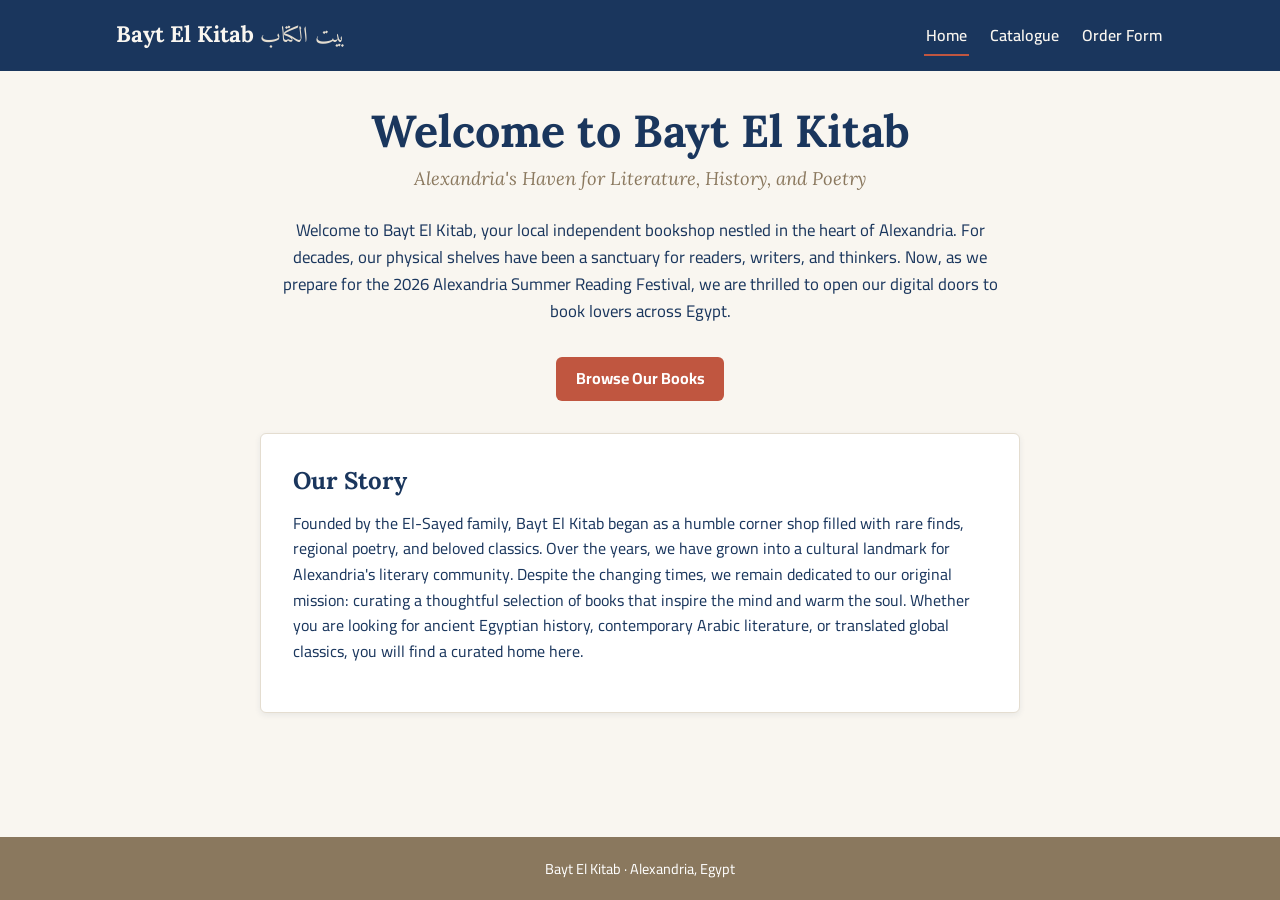
<file: index.html>
<!DOCTYPE html>
<html lang="en">
<head>
  <meta charset="UTF-8">
  <meta name="viewport" content="width=device-width, initial-scale=1.0">
  <meta name="description" content="Bayt El Kitab - Alexandria's independent bookshop for literature, history and poetry.">
  <title>Bayt El Kitab | Home</title>

  <link rel="preconnect" href="https://fonts.googleapis.com">
  <link rel="preconnect" href="https://fonts.gstatic.com" crossorigin>
  <link href="https://fonts.googleapis.com/css2?family=Amiri&family=Cairo:wght@400;600;700&family=Lora:ital,wght@0,400;0,700;1,400&display=swap" rel="stylesheet">
  <link rel="stylesheet" href="css/style.css">
</head>
<body>

  <header class="site-header">
    <div class="container">
      <a href="index.html" class="logo">Bayt El Kitab <span class="arabic" lang="ar" dir="rtl">بيت الكتاب</span></a>
      <nav class="site-nav" aria-label="Main navigation">
        <ul>
          <li><a href="index.html" aria-current="page">Home</a></li>
          <li><a href="catalogue.html">Catalogue</a></li>
          <li><a href="order.html">Order Form</a></li>
        </ul>
      </nav>
    </div>
  </header>

  <main class="container">

    <section class="hero" aria-labelledby="hero-heading">
      <h1 id="hero-heading">Welcome to Bayt El Kitab</h1>
      <p class="subheading">Alexandria's Haven for Literature, History, and Poetry</p>
      <p class="welcome-message">Welcome to Bayt El Kitab, your local independent bookshop nestled in the heart of Alexandria. For decades, our physical shelves have been a sanctuary for readers, writers, and thinkers. Now, as we prepare for the 2026 Alexandria Summer Reading Festival, we are thrilled to open our digital doors to book lovers across Egypt.</p>
      <p class="cta">
        <a href="catalogue.html" class="btn">Browse Our Books</a>
      </p>
    </section>

    <section class="card" aria-labelledby="story-heading">
      <h2 id="story-heading">Our Story</h2>
      <p>Founded by the El-Sayed family, Bayt El Kitab began as a humble corner shop filled with rare finds, regional poetry, and beloved classics. Over the years, we have grown into a cultural landmark for Alexandria's literary community. Despite the changing times, we remain dedicated to our original mission: curating a thoughtful selection of books that inspire the mind and warm the soul. Whether you are looking for ancient Egyptian history, contemporary Arabic literature, or translated global classics, you will find a curated home here.</p>
    </section>

  </main>

  <footer class="site-footer">
    <div class="container">
      <p>Bayt El Kitab &middot; Alexandria, Egypt</p>
    </div>
  </footer>

  <script src="js/data.js"></script>
  <script src="js/app.js"></script>
</body>
</html>
</file>
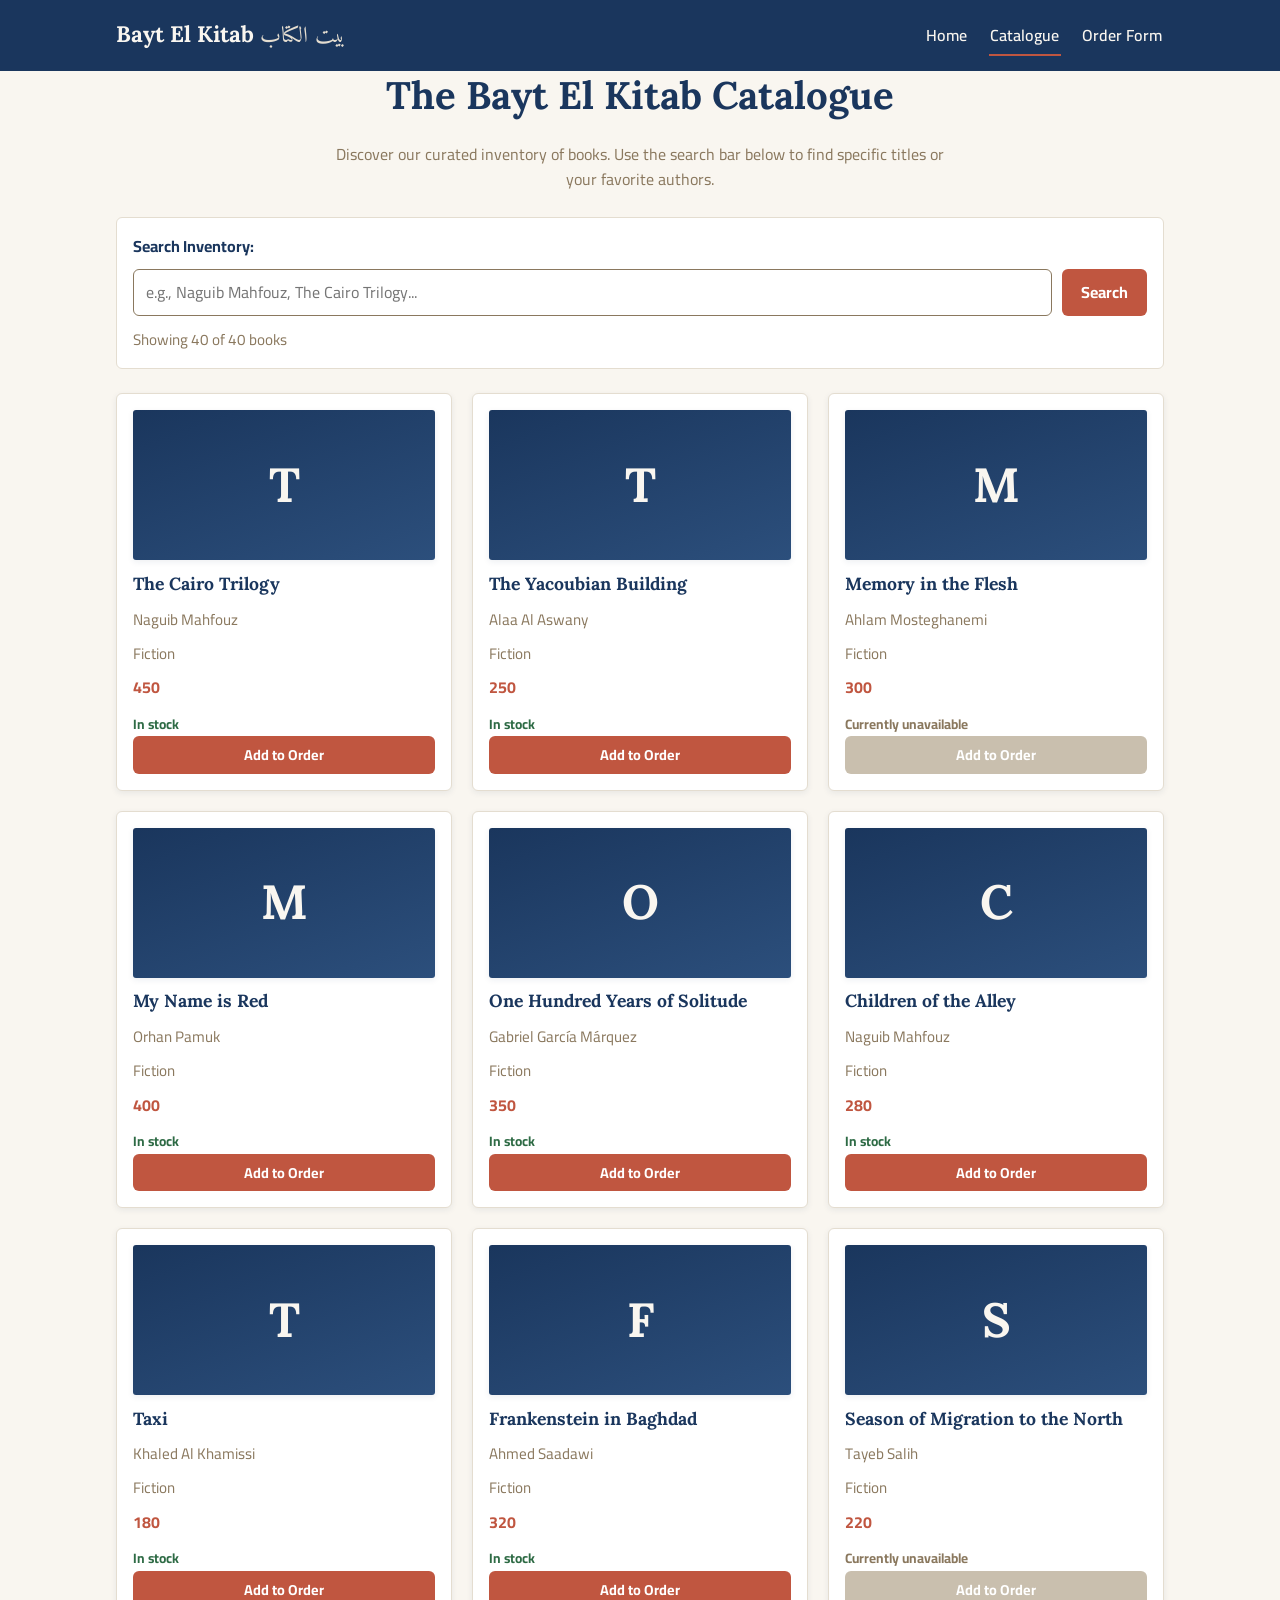
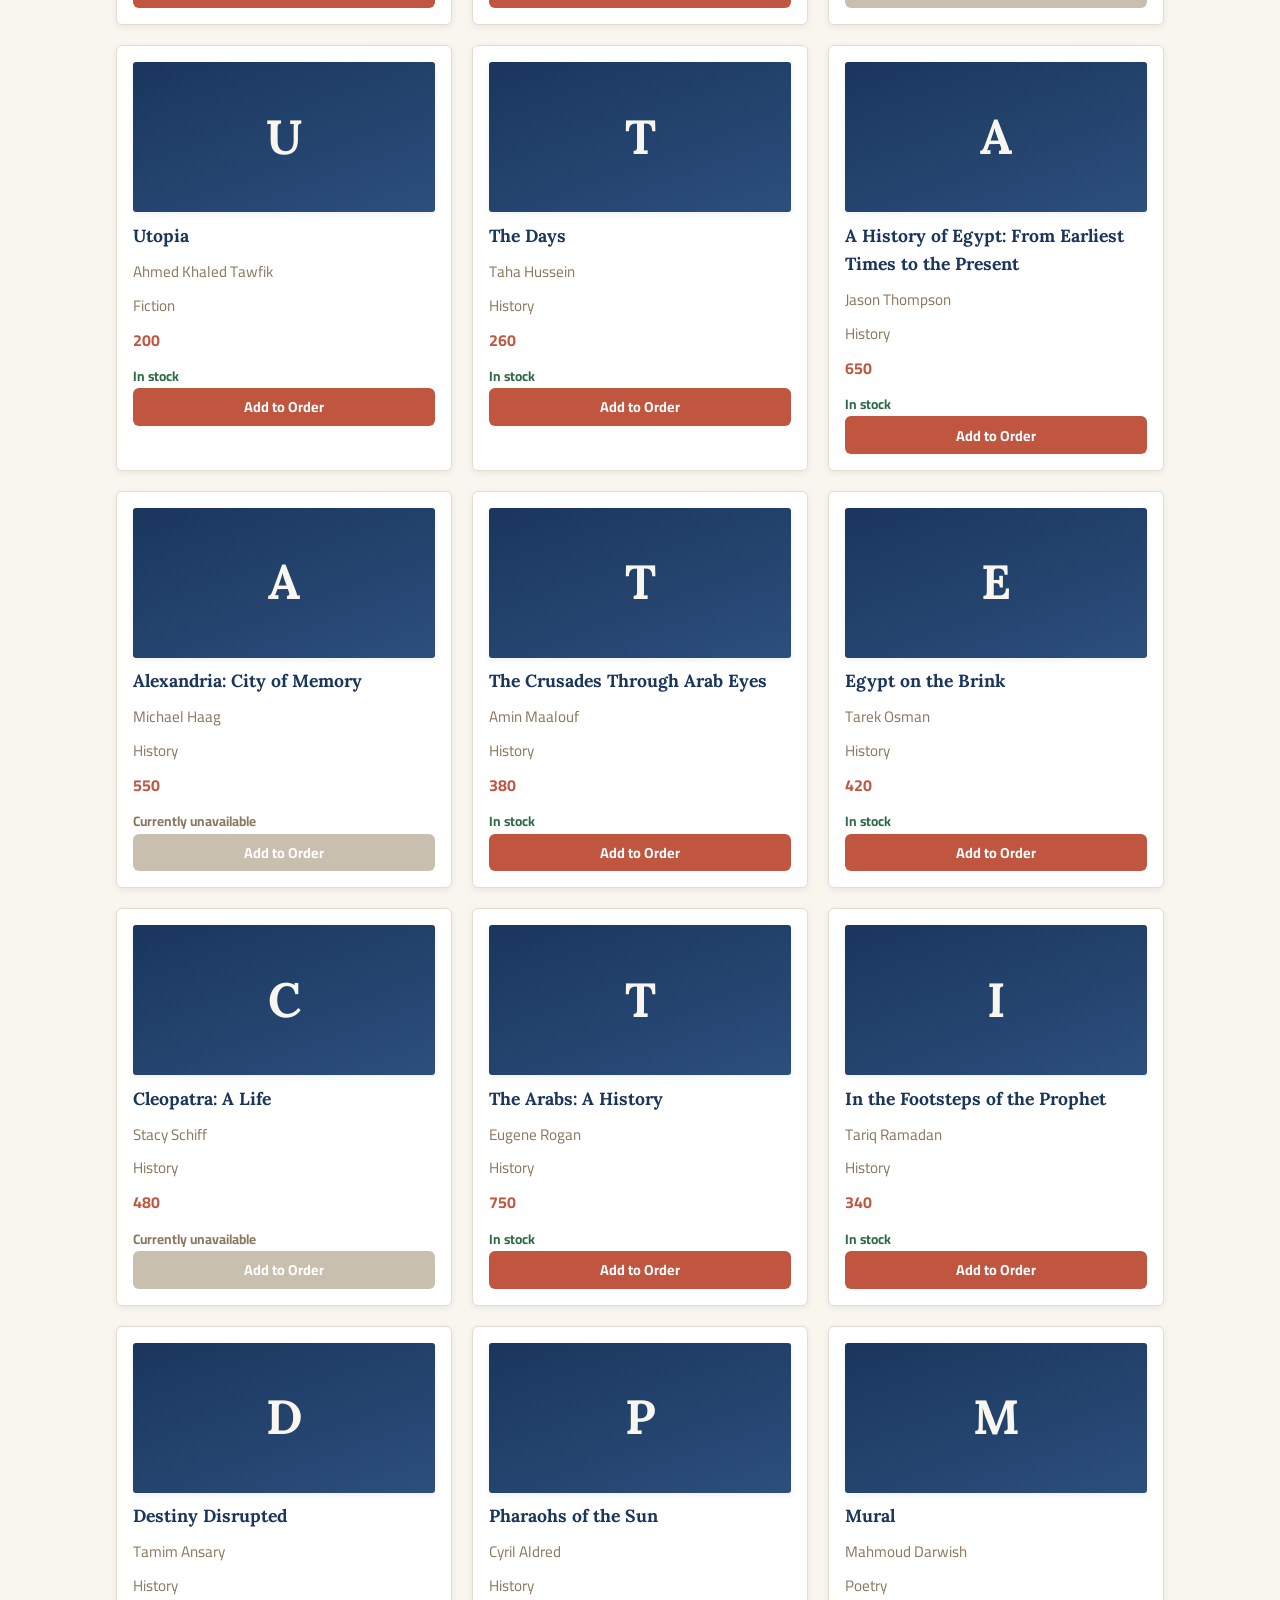
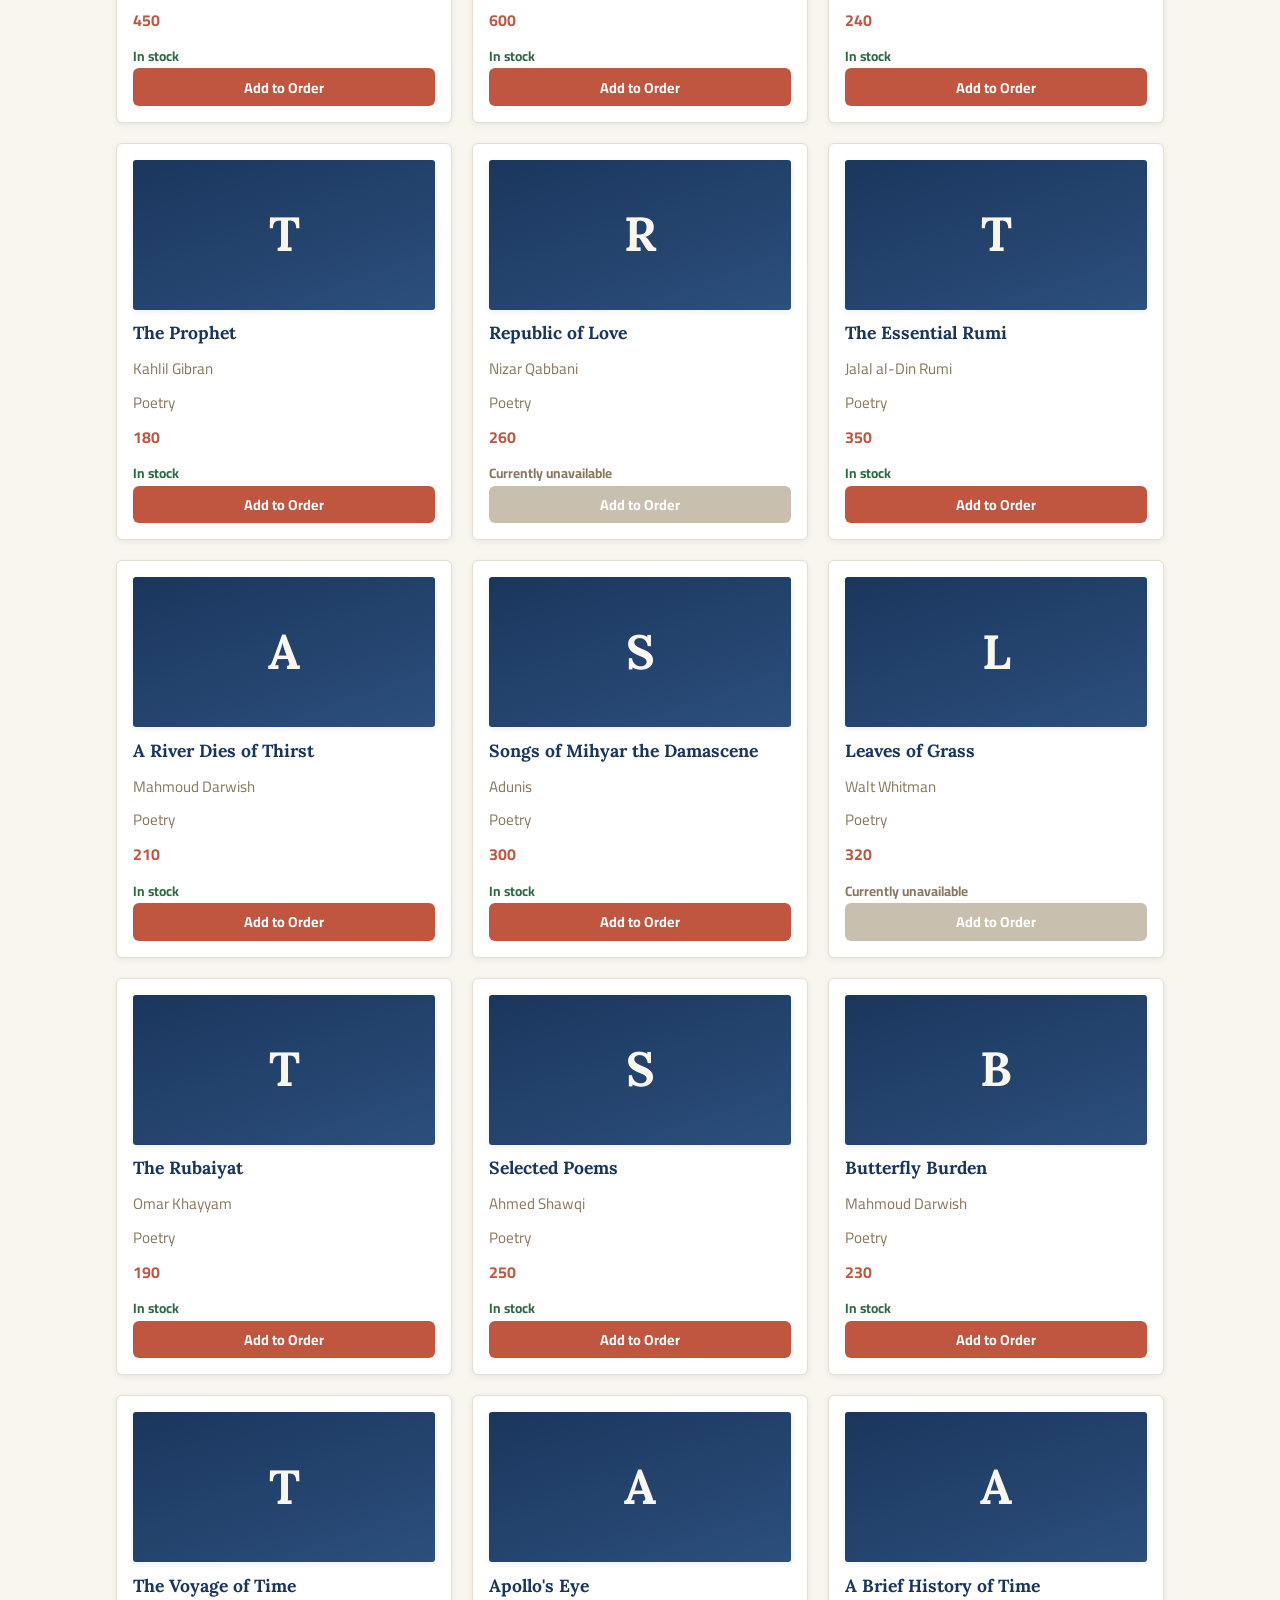
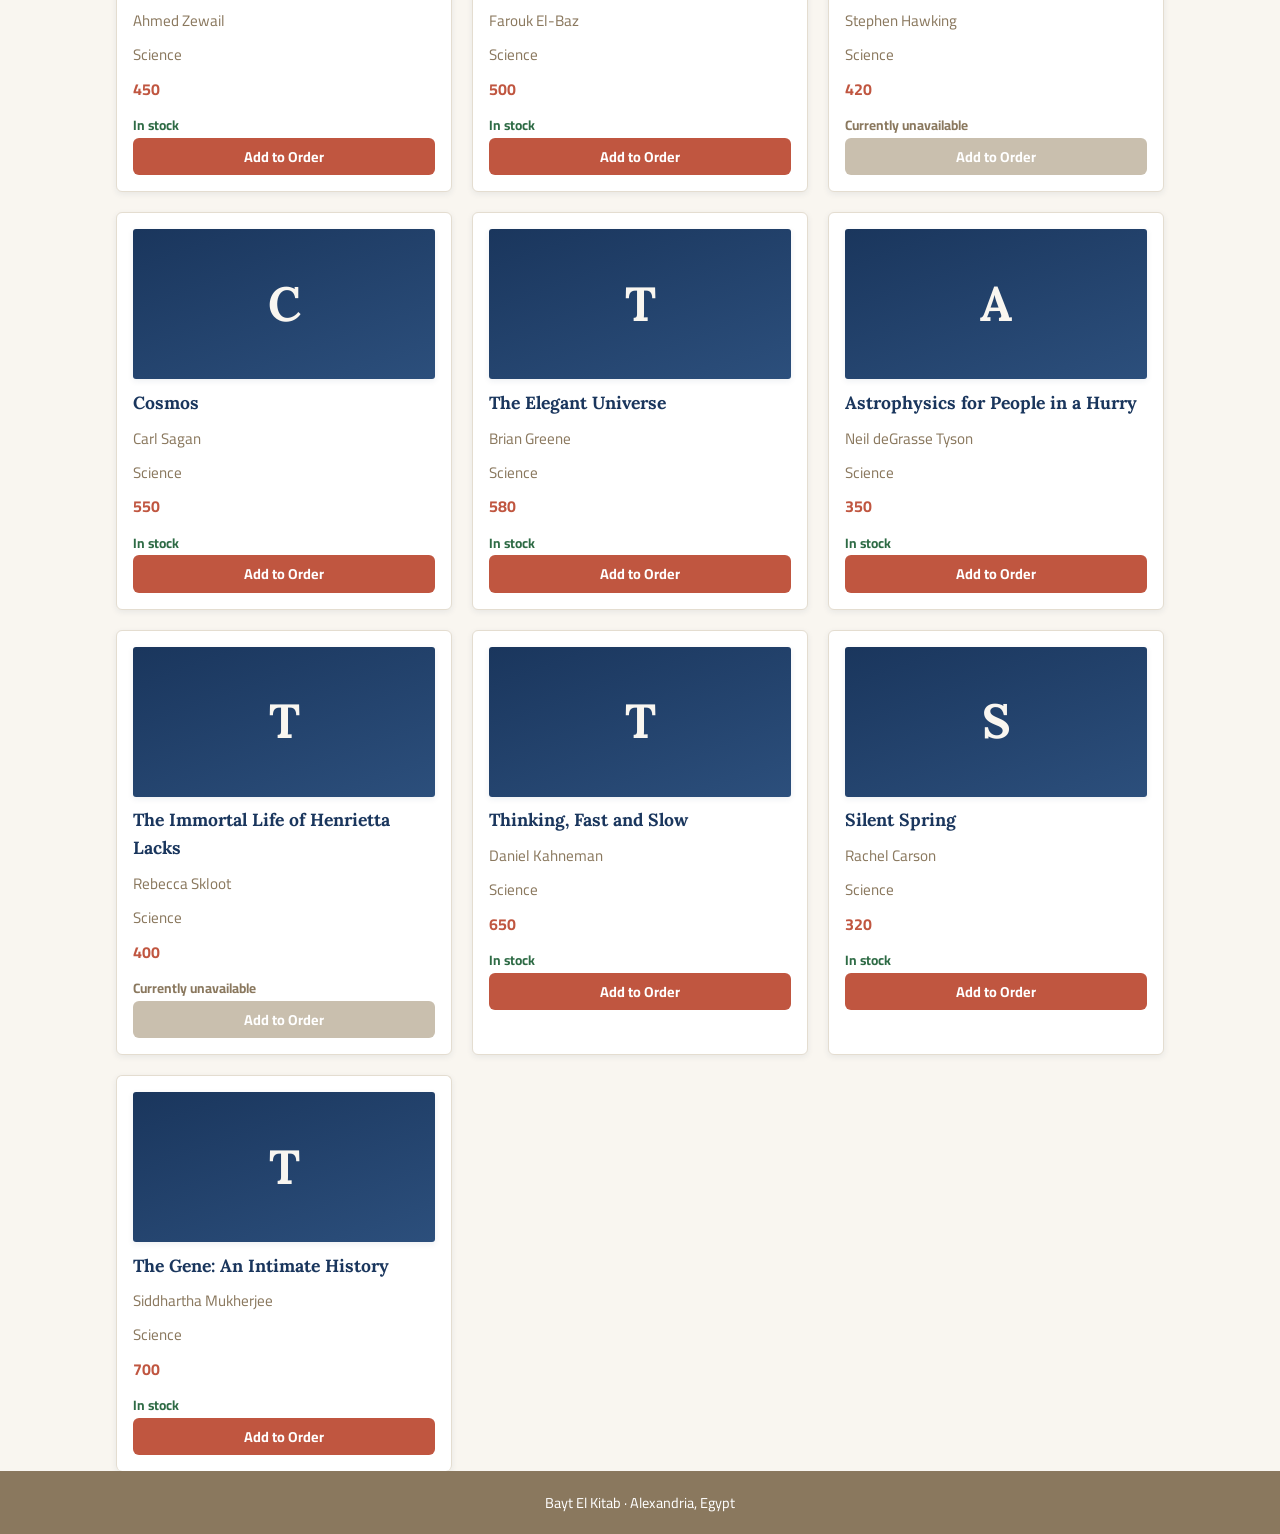
<file: catalogue.html>
<!DOCTYPE html>
<html lang="en">
<head>
  <meta charset="UTF-8">
  <meta name="viewport" content="width=device-width, initial-scale=1.0">
  <meta name="description" content="Browse and search the Bayt El Kitab inventory of literature, history, poetry and science.">
  <title>Bayt El Kitab | Catalogue</title>

  <link rel="preconnect" href="https://fonts.googleapis.com">
  <link rel="preconnect" href="https://fonts.gstatic.com" crossorigin>
  <link href="https://fonts.googleapis.com/css2?family=Amiri&family=Cairo:wght@400;600;700&family=Lora:ital,wght@0,400;0,700;1,400&display=swap" rel="stylesheet">
  <link rel="stylesheet" href="css/style.css">
</head>
<body>

  <header class="site-header">
    <div class="container">
      <a href="index.html" class="logo">Bayt El Kitab <span class="arabic" lang="ar" dir="rtl">بيت الكتاب</span></a>
      <nav class="site-nav" aria-label="Main navigation">
        <ul>
          <li><a href="index.html">Home</a></li>
          <li><a href="catalogue.html" aria-current="page">Catalogue</a></li>
          <li><a href="order.html">Order Form</a></li>
        </ul>
      </nav>
    </div>
  </header>

  <main class="container">

    <header class="page-header">
      <h1>The Bayt El Kitab Catalogue</h1>
      <p class="subheading">Discover our curated inventory of books. Use the search bar below to find specific titles or your favorite authors.</p>
    </header>

    <!-- Search: captures user input and filters the BOOKS array in app.js -->
    <section class="search-section" aria-labelledby="search-heading">
      <h2 id="search-heading" class="visually-hidden">Search the inventory</h2>
      <form id="search-form" class="search-form" role="search">
        <label for="search-input">Search Inventory:</label>
        <div class="search-row">
          <input
            type="text"
            id="search-input"
            name="search"
            placeholder="e.g., Naguib Mahfouz, The Cairo Trilogy..."
            autocomplete="off"
          >
          <button type="submit" class="btn">Search</button>
        </div>
      </form>
      <p id="results-count" class="search-results-count" aria-live="polite"></p>
    </section>

    <!-- Catalogue table: rows are injected by app.js -->
    <table class="catalogue-table">
      <caption class="visually-hidden">Bayt El Kitab book inventory</caption>
      <thead>
        <tr>
          <th scope="col">Cover</th>
          <th scope="col">Title</th>
          <th scope="col">Author</th>
          <th scope="col">Category</th>
          <th scope="col">Price (EGP)</th>
          <th scope="col">Action</th>
        </tr>
      </thead>
      <tbody id="catalogue-body"></tbody>
    </table>

    <!-- Shown by app.js when a search matches nothing -->
    <p id="empty-state" class="empty-state hidden">Sorry, we couldn't find any books matching your search. Please try a different title or author.</p>

  </main>

  <footer class="site-footer">
    <div class="container">
      <p>Bayt El Kitab &middot; Alexandria, Egypt</p>
    </div>
  </footer>

  <!-- Brief confirmation shown when a book is added to the order -->
  <div id="toast" class="toast" role="status" aria-live="polite"></div>

  <script src="js/data.js"></script>
  <script src="js/app.js"></script>
</body>
</html>
</file>
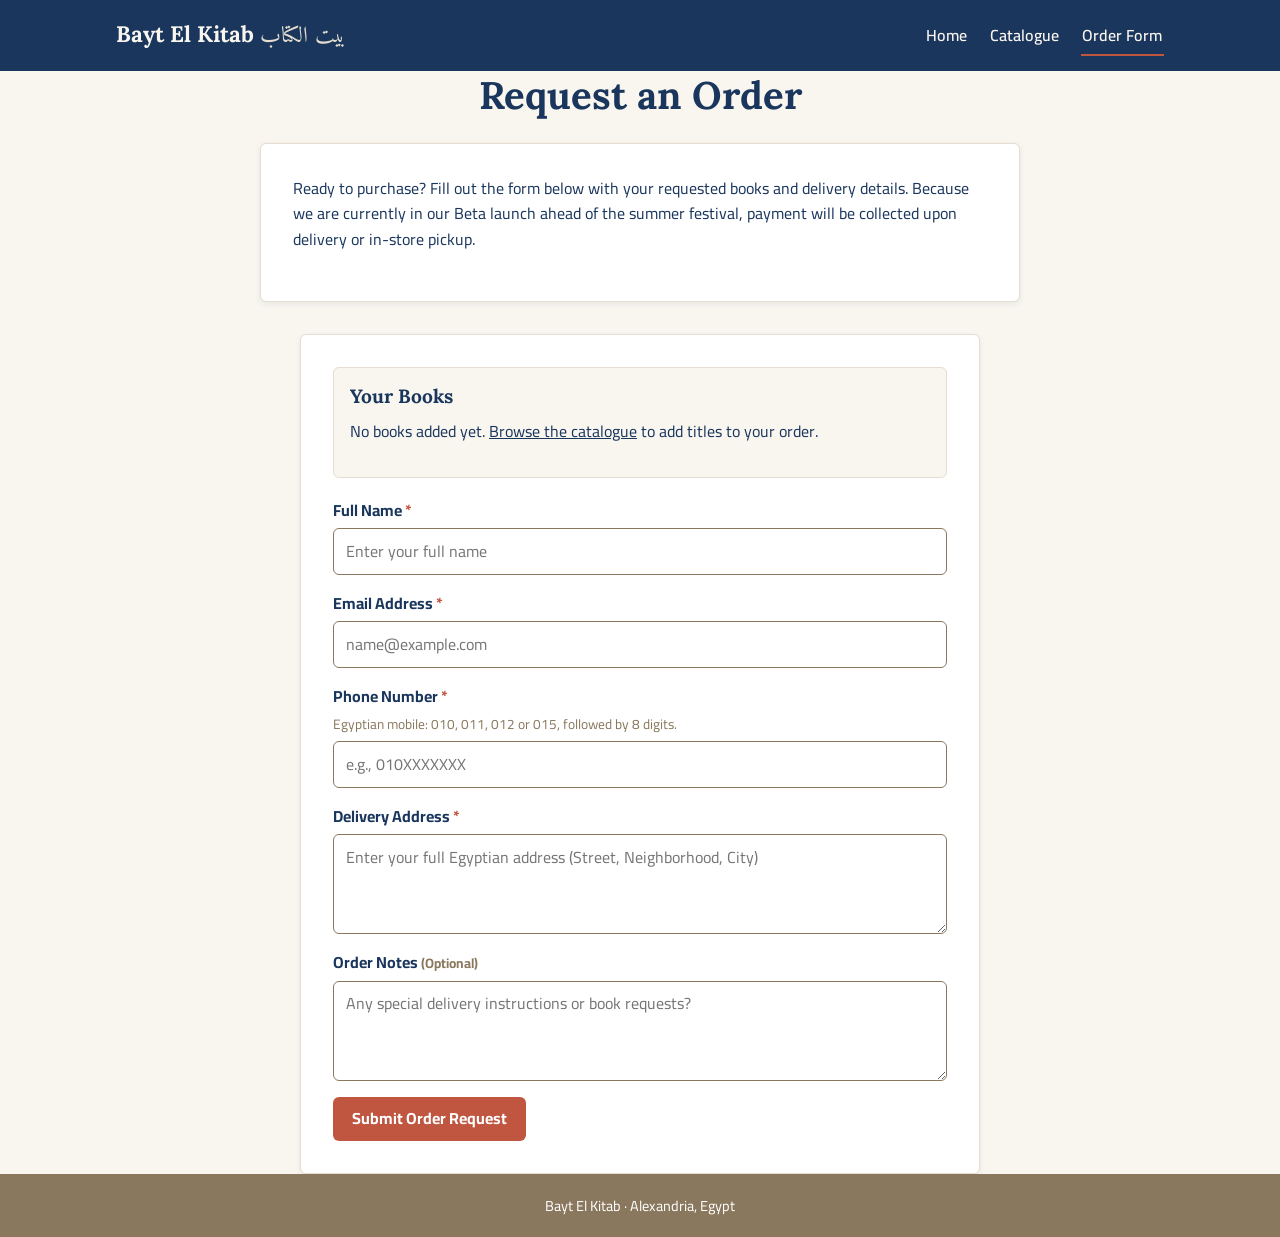
<file: order.html>
<!DOCTYPE html>
<html lang="en">
<head>
  <meta charset="UTF-8">
  <meta name="viewport" content="width=device-width, initial-scale=1.0">
  <meta name="description" content="Request a book order from Bayt El Kitab for delivery or in-store pickup in Alexandria and across Egypt.">
  <title>Bayt El Kitab | Order Form</title>

  <link rel="preconnect" href="https://fonts.googleapis.com">
  <link rel="preconnect" href="https://fonts.gstatic.com" crossorigin>
  <link href="https://fonts.googleapis.com/css2?family=Amiri&family=Cairo:wght@400;600;700&family=Lora:ital,wght@0,400;0,700;1,400&display=swap" rel="stylesheet">
  <link rel="stylesheet" href="css/style.css">
</head>
<body>

  <header class="site-header">
    <div class="container">
      <a href="index.html" class="logo">Bayt El Kitab <span class="arabic" lang="ar" dir="rtl">بيت الكتاب</span></a>
      <nav class="site-nav" aria-label="Main navigation">
        <ul>
          <li><a href="index.html">Home</a></li>
          <li><a href="catalogue.html">Catalogue</a></li>
          <li><a href="order.html" aria-current="page">Order Form</a></li>
        </ul>
      </nav>
    </div>
  </header>

  <main class="container">

    <header class="page-header">
      <h1>Request an Order</h1>
    </header>

    <section class="card" aria-labelledby="intro-heading">
      <h2 id="intro-heading" class="visually-hidden">About this form</h2>
      <p>Ready to purchase? Fill out the form below with your requested books and delivery details. Because we are currently in our Beta launch ahead of the summer festival, payment will be collected upon delivery or in-store pickup.</p>
    </section>

    <!-- Order summary: populated from the books added in the catalogue -->
    <section class="order-form" aria-labelledby="form-heading">
      <h2 id="form-heading" class="visually-hidden">Your order details</h2>

      <div class="order-summary" aria-live="polite">
        <h3>Your Books</h3>
        <ul id="order-items"></ul>
        <p id="order-empty" class="hint">No books added yet. <a href="catalogue.html">Browse the catalogue</a> to add titles to your order.</p>
        <p class="order-total hidden" id="order-total-row">
          <span>Total</span>
          <span id="order-total">0 EGP</span>
        </p>
      </div>

      <form id="order-form" novalidate>

        <div class="form-group">
          <label for="full-name">Full Name <span class="required-mark" aria-hidden="true">*</span><span class="visually-hidden">(required)</span></label>
          <input type="text" id="full-name" name="fullName" placeholder="Enter your full name" required aria-required="true" aria-describedby="full-name-error">
          <p id="full-name-error" class="field-error" role="alert"></p>
        </div>

        <div class="form-group">
          <label for="email">Email Address <span class="required-mark" aria-hidden="true">*</span><span class="visually-hidden">(required)</span></label>
          <input type="email" id="email" name="email" placeholder="name@example.com" autocomplete="email" required aria-required="true" aria-describedby="email-error">
          <p id="email-error" class="field-error" role="alert"></p>
        </div>

        <div class="form-group">
          <label for="phone">Phone Number <span class="required-mark" aria-hidden="true">*</span><span class="visually-hidden">(required)</span></label>
          <p id="phone-hint" class="hint">Egyptian mobile: 010, 011, 012 or 015, followed by 8 digits.</p>
          <input type="tel" id="phone" name="phone" placeholder="e.g., 010XXXXXXX" autocomplete="tel" required aria-required="true" aria-describedby="phone-hint phone-error">
          <p id="phone-error" class="field-error" role="alert"></p>
        </div>

        <div class="form-group">
          <label for="address">Delivery Address <span class="required-mark" aria-hidden="true">*</span><span class="visually-hidden">(required)</span></label>
          <textarea id="address" name="address" placeholder="Enter your full Egyptian address (Street, Neighborhood, City)" required aria-required="true" aria-describedby="address-error"></textarea>
          <p id="address-error" class="field-error" role="alert"></p>
        </div>

        <div class="form-group">
          <label for="notes">Order Notes <span class="hint">(Optional)</span></label>
          <textarea id="notes" name="notes" placeholder="Any special delivery instructions or book requests?"></textarea>
        </div>

        <button type="submit" class="btn">Submit Order Request</button>
      </form>
    </section>

    <!-- Shown after a successful submission; the form is hidden -->
    <section id="thank-you" class="card thank-you hidden" aria-live="polite">
      <h2>Thank you for your order!</h2>
      <p>A member of the Bayt El Kitab team, under the supervision of Tariq El-Sayed, will review your request and contact you shortly to confirm stock and arrange your delivery. We look forward to sharing great books with you!</p>
      <p><a href="catalogue.html" class="btn btn-secondary">Back to the Catalogue</a></p>
    </section>

  </main>

  <footer class="site-footer">
    <div class="container">
      <p>Bayt El Kitab &middot; Alexandria, Egypt</p>
    </div>
  </footer>

  <script src="js/data.js"></script>
  <script src="js/app.js"></script>
</body>
</html>
</file>
<file: css/style.css>
/* ==========================================================================
   Bayt El Kitab - stylesheet
   Brand palette (from brand_notes.md):
     Mediterranean Navy  #1A365D  - text, headings, navigation, primary buttons
     Parchment White     #F9F6F0  - page background
     Terracotta Red      #C05640  - call-to-action buttons and EGP prices
     Olive Wood          #8A785E  - secondary text, borders, footer
   Layout is mobile-first and built with Flexbox. Horizontal page scrolling
   is prevented on narrow screens by stacking table rows into cards.
   ========================================================================== */

/* ---------- Design tokens ---------- */
:root {
  --navy: #1A365D;
  --parchment: #F9F6F0;
  --terracotta: #C05640;
  --terracotta-dark: #A9472F;   /* darker hover shade of terracotta for contrast */
  --olive: #8A785E;
  --white: #FFFFFF;
  --border-soft: #E4DDD0;       /* light tint of olive for dividers */
  --radius: 6px;                /* brand: 4-6px rounded corners */
  --max-width: 1080px;
  --shadow: 0 2px 6px rgba(26, 54, 93, 0.08);
}

/* ---------- Base ---------- */
*,
*::before,
*::after {
  box-sizing: border-box;
}

html,
body {
  margin: 0;
  padding: 0;
  max-width: 100%;
  overflow-x: hidden;           /* belt-and-braces guard against sideways scroll */
}

body {
  font-family: "Cairo", "Lato", Arial, sans-serif;
  font-size: 1rem;
  line-height: 1.6;
  color: var(--navy);           /* high contrast on parchment */
  background-color: var(--parchment);
  display: flex;
  flex-direction: column;
  min-height: 100vh;
}

h1,
h2,
h3 {
  font-family: "Lora", "Playfair Display", Georgia, serif;
  color: var(--navy);
  line-height: 1.25;
  margin: 0 0 0.6em;
}

h1 { font-size: 2rem; }
h2 { font-size: 1.5rem; }
h3 { font-size: 1.2rem; }

p {
  margin: 0 0 1em;
}

img {
  max-width: 100%;
  display: block;
}

a {
  color: var(--navy);
}

a:focus-visible,
button:focus-visible,
input:focus-visible,
textarea:focus-visible {
  outline: 3px solid var(--terracotta);
  outline-offset: 2px;
}

.container {
  width: 100%;
  max-width: var(--max-width);
  margin: 0 auto;
  padding: 0 1rem;
}

main {
  flex: 1 0 auto;
  padding: 2rem 0 3rem;
}

/* ---------- Header and navigation ---------- */
.site-header {
  background-color: var(--navy);
  color: var(--parchment);
}

.site-header .container {
  display: flex;
  flex-direction: column;       /* stacked on phones */
  align-items: center;
  gap: 0.75rem;
  padding-top: 1rem;
  padding-bottom: 1rem;
}

.logo {
  font-family: "Lora", Georgia, serif;
  font-size: 1.4rem;
  font-weight: 700;
  color: var(--parchment);
  text-decoration: none;
}

.logo .arabic {
  font-family: "Amiri", "Cairo", serif;
  font-weight: 400;
  margin-inline-start: 0.4rem;
  color: var(--border-soft);
}

.site-nav ul {
  list-style: none;
  margin: 0;
  padding: 0;
  display: flex;
  flex-wrap: wrap;
  justify-content: center;
  gap: 0.5rem 1.25rem;
}

.site-nav a {
  color: var(--parchment);
  text-decoration: none;
  font-weight: 600;
  padding: 0.25rem 0.1rem;
  border-bottom: 2px solid transparent;
}

.site-nav a:hover,
.site-nav a[aria-current="page"] {
  border-bottom-color: var(--terracotta);
}

@media (min-width: 720px) {
  .site-header .container {
    flex-direction: row;
    justify-content: space-between;
  }
}

/* ---------- Buttons ---------- */
.btn {
  display: inline-block;
  background-color: var(--terracotta);
  color: var(--white);
  border: none;
  border-radius: var(--radius);
  padding: 0.6rem 1.2rem;
  font: inherit;
  font-weight: 700;
  text-decoration: none;
  cursor: pointer;
  transition: background-color 0.2s ease;
}

.btn:hover {
  background-color: var(--terracotta-dark);
}

.btn-secondary {
  background-color: var(--navy);
}

.btn-secondary:hover {
  background-color: #132944;
}

/* ---------- Hero (home page) ---------- */
.hero {
  text-align: center;
  padding: 2rem 0 1rem;
}

.hero h1 {
  font-size: 2.2rem;
  margin-bottom: 0.3rem;
}

.hero .subheading {
  font-family: "Lora", Georgia, serif;
  font-style: italic;
  color: var(--olive);
  font-size: 1.15rem;
  margin-bottom: 1.5rem;
}

.welcome-message {
  max-width: 720px;
  margin: 0 auto 2rem;
  font-size: 1.05rem;
}

.card {
  background-color: var(--white);
  border: 1px solid var(--border-soft);
  border-radius: var(--radius);
  box-shadow: var(--shadow);
  padding: 1.5rem;
  max-width: 760px;
  margin: 0 auto 2rem;
}

.card .section-label {
  color: var(--olive);
  text-transform: uppercase;
  letter-spacing: 0.08em;
  font-size: 0.8rem;
  margin: 0 0 0.25rem;
}

.cta {
  text-align: center;
}

/* ---------- Catalogue page ---------- */
.page-header {
  text-align: center;
  margin-bottom: 1.5rem;
}

.page-header .subheading {
  color: var(--olive);
  max-width: 640px;
  margin: 0 auto;
}

.search-section {
  background-color: var(--white);
  border: 1px solid var(--border-soft);
  border-radius: var(--radius);
  padding: 1rem;
  margin-bottom: 1.5rem;
}

.search-form {
  display: flex;
  flex-direction: column;       /* stacked on phones */
  gap: 0.6rem;
}

.search-form label {
  font-weight: 700;
}

.search-form .search-row {
  display: flex;
  flex-direction: column;
  gap: 0.6rem;
}

.search-results-count {
  color: var(--olive);
  font-size: 0.95rem;
  margin: 0.75rem 0 0;
}

input[type="text"],
input[type="email"],
input[type="tel"],
textarea {
  width: 100%;
  font: inherit;
  color: var(--navy);
  background-color: var(--white);
  border: 1px solid var(--olive);
  border-radius: var(--radius);
  padding: 0.6rem 0.75rem;
}

textarea {
  min-height: 100px;
  resize: vertical;
}

@media (min-width: 620px) {
  .search-form .search-row {
    flex-direction: row;
  }
  .search-form .search-row input {
    flex: 1 1 auto;
  }
}

/* Catalogue table. On narrow screens each row becomes a stacked card,
   so no horizontal scrolling occurs. On wider screens it is a normal table. */
.catalogue-table {
  width: 100%;
  border-collapse: collapse;
  background-color: var(--white);
  border: 1px solid var(--border-soft);
  border-radius: var(--radius);
}

.catalogue-table thead {
  position: absolute;
  width: 1px;
  height: 1px;
  overflow: hidden;
  clip: rect(0 0 0 0);          /* visually hidden, still read by screen readers */
}

.catalogue-table tbody tr {
  display: flex;
  flex-wrap: wrap;
  align-items: center;
  gap: 0.4rem 0.75rem;
  padding: 1rem;
  border-bottom: 1px solid var(--border-soft);
}

.catalogue-table tbody tr:last-child {
  border-bottom: none;
}

.catalogue-table td {
  display: block;
  padding: 0;
  border: none;
}

/* Cover cell fixed width on phones so the tile never shrinks */
.catalogue-table tbody td.cover-cell {
  flex: 0 0 56px;
}

/* Cover placeholder: a navy tile with the title's initial */
.cover {
  width: 56px;
  height: 80px;
  border-radius: 3px;
  background: linear-gradient(160deg, var(--navy), #2C4F7C);
  color: var(--parchment);
  display: flex;
  align-items: center;
  justify-content: center;
  font-family: "Lora", Georgia, serif;
  font-size: 1.6rem;
  font-weight: 700;
  box-shadow: var(--shadow);
}

.cell-title {
  flex: 1 1 60%;
  font-family: "Lora", Georgia, serif;
  font-weight: 700;
  font-size: 1.05rem;
}

.cell-author,
.cell-category {
  color: var(--olive);
  font-size: 0.95rem;
}

.cell-category::before {
  content: "Category: ";
  font-weight: 700;
}

.cell-author::before {
  content: "by ";
}

.cell-price {
  color: var(--terracotta);
  font-weight: 700;
}

.cell-price::after {
  content: " EGP";
}

.cell-stock {
  font-size: 0.85rem;
  font-weight: 700;
}

.cell-stock.in-stock {
  color: #2E6B45;
}

.cell-stock.out-of-stock {
  color: var(--olive);
}

.cell-action {
  margin-inline-start: auto;
}

.cell-action .btn {
  padding: 0.45rem 0.9rem;
  font-size: 0.9rem;
}

.cell-action .btn:disabled {
  background-color: #C9BFAE;
  cursor: not-allowed;
}

.empty-state {
  text-align: center;
  padding: 2rem 1rem;
  color: var(--olive);
  background-color: var(--white);
  border: 1px dashed var(--olive);
  border-radius: var(--radius);
}

.toast {
  position: fixed;
  left: 50%;
  bottom: 1.25rem;
  transform: translateX(-50%);
  max-width: calc(100% - 2rem);
  background-color: var(--navy);
  color: var(--parchment);
  padding: 0.75rem 1.2rem;
  border-radius: var(--radius);
  box-shadow: var(--shadow);
  opacity: 0;
  pointer-events: none;
  transition: opacity 0.3s ease;
  z-index: 10;
}

.toast.show {
  opacity: 1;
}

@media (min-width: 760px) {
  /* Switch to a real table layout on wider screens */
  .catalogue-table thead {
    position: static;
    width: auto;
    height: auto;
    overflow: visible;
    clip: auto;
  }

  .catalogue-table thead tr {
    display: table-row;
    background-color: var(--navy);
  }

  .catalogue-table thead th {
    display: table-cell;
    color: var(--parchment);
    text-align: left;
    padding: 0.75rem;
    font-weight: 700;
  }

  .catalogue-table tbody tr {
    display: table-row;
    padding: 0;
  }

  .catalogue-table tbody td {
    display: table-cell;
    padding: 0.75rem;
    vertical-align: middle;
    border-bottom: 1px solid var(--border-soft);
  }

  .catalogue-table tbody tr:last-child td {
    border-bottom: none;
  }

  .catalogue-table tbody td.cover-cell {
    flex: none;
  }

  .cover {
    width: 40px;
    height: 56px;
    font-size: 1.1rem;
  }

  .cell-category::before,
  .cell-author::before,
  .cell-price::after {
    content: none;               /* labels are headings on wide screens */
  }

  .cell-action {
    margin-inline-start: 0;
  }

  .cell-title {
    font-size: 1rem;
  }
}

/* ---------- Order form ---------- */
.order-form {
  background-color: var(--white);
  border: 1px solid var(--border-soft);
  border-radius: var(--radius);
  box-shadow: var(--shadow);
  padding: 1.5rem;
  max-width: 680px;
  margin: 0 auto;
}

.form-group {
  display: flex;
  flex-direction: column;
  margin-bottom: 1rem;
}

.form-group label {
  font-weight: 700;
  margin-bottom: 0.3rem;
}

.form-group .hint {
  font-size: 0.85rem;
  color: var(--olive);
  margin-bottom: 0.3rem;
}

.required-mark {
  color: var(--terracotta);
}

.order-form input[aria-invalid="true"],
.order-form textarea[aria-invalid="true"] {
  border: 2px solid var(--terracotta);
}

.field-error {
  color: var(--terracotta-dark);
  font-size: 0.9rem;
  margin: 0.3rem 0 0;
}

.field-error:empty {
  display: none;
}

.order-summary {
  background-color: var(--parchment);
  border: 1px solid var(--border-soft);
  border-radius: var(--radius);
  padding: 1rem;
  margin-bottom: 1.25rem;
}

.order-summary ul {
  list-style: none;
  padding: 0;
  margin: 0;
}

.order-summary li {
  display: flex;
  justify-content: space-between;
  gap: 0.75rem;
  padding: 0.4rem 0;
  border-bottom: 1px dashed var(--border-soft);
}

.order-summary li:last-child {
  border-bottom: none;
}

.order-total {
  display: flex;
  justify-content: space-between;
  font-weight: 700;
  margin-top: 0.6rem;
}

.order-total span:last-child {
  color: var(--terracotta);
}

.thank-you {
  text-align: center;
  padding: 2rem 1.25rem;
}

.thank-you h2 {
  color: var(--navy);
}

.hidden {
  display: none !important;
}

/* Hides content visually but keeps it available to screen readers */
.visually-hidden {
  position: absolute;
  width: 1px;
  height: 1px;
  overflow: hidden;
  clip: rect(0 0 0 0);
  white-space: nowrap;
}

/* ---------- Footer ---------- */
.site-footer {
  background-color: var(--olive);
  color: var(--white);
  padding: 1.25rem 0;
  text-align: center;
  font-size: 0.9rem;
}

.site-footer p {
  margin: 0;
}

/* ---------- Larger screens ---------- */
@media (min-width: 900px) {
  h1 {
    font-size: 2.4rem;
  }

  .hero h1 {
    font-size: 2.8rem;
  }

  .card,
  .order-form {
    padding: 2rem;
  }
}

/* ==========================================================================
   Card grid (desktop/tablet) and motion
   Phones keep the stacked card layout defined above.
   ========================================================================== */

/* ---------- Keyframes ---------- */
@keyframes fadeUp {
  from { opacity: 0; transform: translateY(14px); }
  to   { opacity: 1; transform: none; }
}

@keyframes fadeIn {
  from { opacity: 0; }
  to   { opacity: 1; }
}

/* Page sections fade up on load, one after another */
main > * {
  animation: fadeUp 0.55s ease backwards;
}
main > *:nth-child(2) { animation-delay: 0.08s; }
main > *:nth-child(3) { animation-delay: 0.16s; }

/* Each catalogue card fades up with a delay based on its position (--i, set in app.js) */
.catalogue-table tbody tr {
  animation: fadeUp 0.45s ease backwards;
  animation-delay: calc(var(--i, 0) * 40ms);
}

/* Validation messages fade in as they appear */
.field-error:not(:empty) {
  animation: fadeIn 0.25s ease;
}

/* Buttons give a small press effect */
.btn {
  transition: background-color 0.2s ease, transform 0.15s ease;
}

.btn:active:not(:disabled) {
  transform: scale(0.97);
}

/* Toast slides up while it fades in */
.toast {
  transform: translate(-50%, 12px);
  transition: opacity 0.3s ease, transform 0.3s ease;
}

.toast.show {
  transform: translate(-50%, 0);
}

/* Thank-you panel fades in */
.thank-you:not(.hidden) {
  animation: fadeUp 0.5s ease backwards;
}

/* ---------- Card grid: tablets and desktops ---------- */
@media (min-width: 760px) {
  .catalogue-table {
    display: block;
    border: none;
    background: transparent;
  }

  /* Keep the headings for screen readers only */
  .catalogue-table thead {
    position: absolute;
    width: 1px;
    height: 1px;
    overflow: hidden;
    clip: rect(0 0 0 0);
  }

  /* Two columns on tablets, three on desktops */
  .catalogue-table tbody {
    display: grid;
    grid-template-columns: repeat(2, minmax(0, 1fr));
    gap: 1.25rem;
  }

  @media (min-width: 1000px) {
    .catalogue-table tbody {
      grid-template-columns: repeat(3, minmax(0, 1fr));
    }
  }

  .catalogue-table tbody tr {
    display: flex;
    flex-direction: column;
    align-items: stretch;
    gap: 0.6rem;
    padding: 1rem;
    background-color: var(--white);
    border: 1px solid var(--border-soft);
    border-radius: var(--radius);
    box-shadow: var(--shadow);
    transition: transform 0.25s ease, box-shadow 0.25s ease, border-color 0.25s ease;
  }

  .catalogue-table tbody td {
    display: block;
    width: 100%;
    padding: 0;
    border: none;
  }

  .catalogue-table tbody td.cover-cell {
    flex: none;
    width: 100%;
  }

  .cover {
    width: 100%;
    height: 150px;
    font-size: 3rem;
    transition: transform 0.3s ease;
  }

  /* Undo the phone-only flex rules so every cell stacks inside the card */
  .catalogue-table tbody tr {
    flex-wrap: nowrap;
    margin: 0;
  }

  .cell-title,
  .cell-author,
  .cell-category,
  .cell-price,
  .cell-action {
    flex: none;
    width: 100%;
    margin: 0;
  }

  .cell-title {
    font-size: 1.1rem;
  }

  .cell-action .btn {
    width: 100%;
  }
}

/* ---------- Hover effects: only on devices with a mouse or trackpad ---------- */
@media (min-width: 760px) and (hover: hover) {
  .catalogue-table tbody tr:hover,
  .catalogue-table tbody tr:focus-within {
    transform: translateY(-4px);
    box-shadow: 0 12px 26px rgba(26, 54, 93, 0.15);
    border-color: var(--olive);
  }

  .catalogue-table tbody tr:hover .cover {
    transform: scale(1.04);
  }

  .btn:hover:not(:disabled) {
    transform: translateY(-1px);
  }
}

/* ---------- Reduced motion: switch off all animation for users who ask ---------- */
@media (prefers-reduced-motion: reduce) {
  *,
  *::before,
  *::after {
    animation: none !important;
    transition: none !important;
  }
}
</file>
